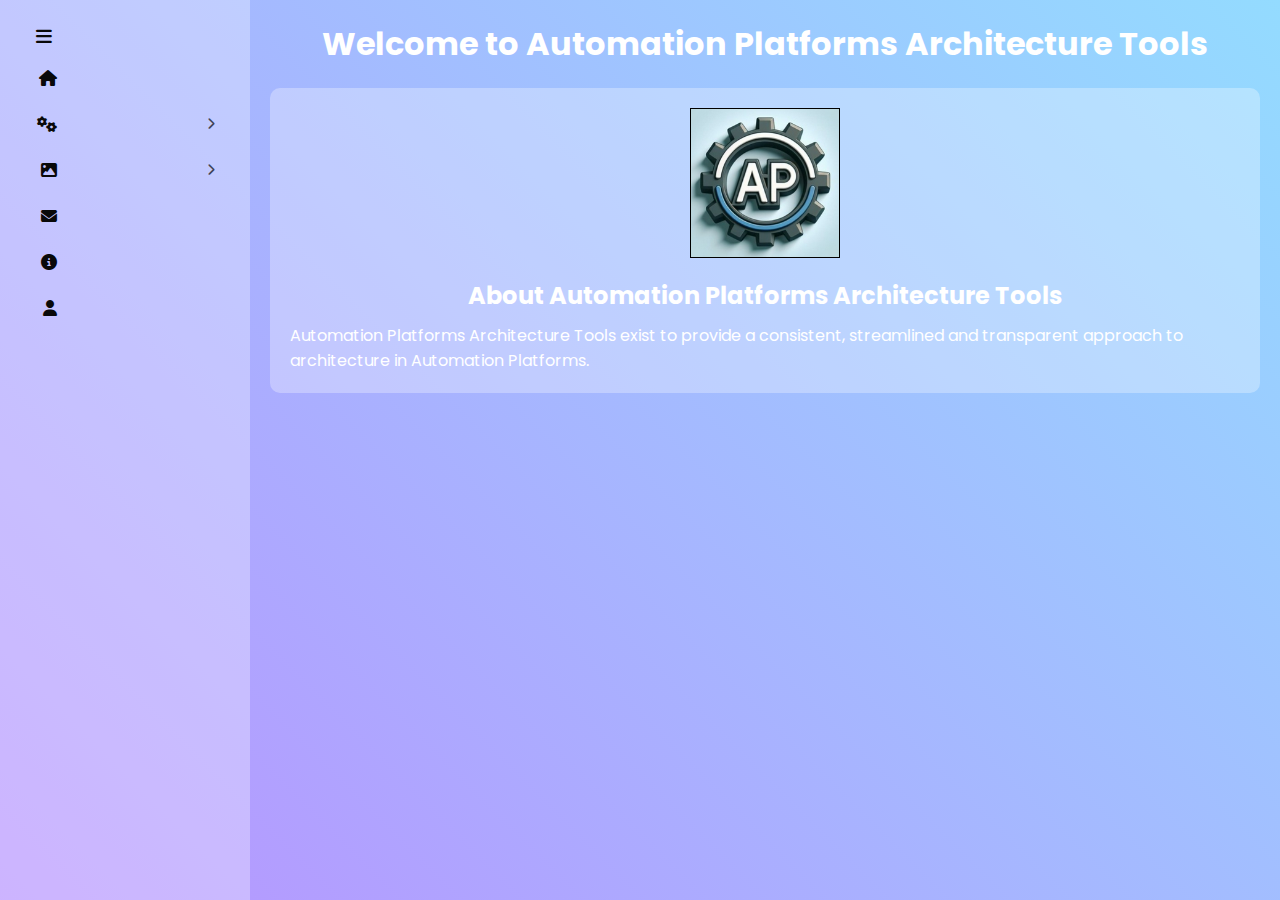
<file: index.html>
<!DOCTYPE html>
<html lang="en">

<head>
    <meta charset="UTF-8">
    <meta name="viewport" content="width=device-width, initial-scale=1.0">
    <title>Automation Platforms Architecture Tools</title>
    <link rel="stylesheet" href="styles.css">
    <link rel="stylesheet" href="https://cdnjs.cloudflare.com/ajax/libs/font-awesome/5.15.2/css/all.min.css">
    <link rel="stylesheet" href="https://cdnjs.cloudflare.com/ajax/libs/font-awesome/6.5.0/css/all.min.css"/>
    <script>
        (function () {
          const sidebar   = document.querySelector('.sidebar');
          const toggles   = sidebar.querySelectorAll('.submenu-toggle');
      
          function closeAll(except) {
            sidebar.querySelectorAll('.has-submenu').forEach(li => {
              if (li !== except) {
                li.classList.remove('open');
                const btn = li.querySelector('.submenu-toggle');
                if (btn) btn.setAttribute('aria-expanded', 'false');
              }
            });
          }
      
          toggles.forEach(btn => {
            const li = btn.closest('.has-submenu');
            const submenu = li.querySelector('.submenu');
      
            // Click / touch toggle
            btn.addEventListener('click', (e) => {
              e.preventDefault();
              const isOpen = li.classList.toggle('open');
              btn.setAttribute('aria-expanded', String(isOpen));
              if (isOpen) {
                closeAll(li);
                // Move focus to first item for keyboard users
                const firstItem = submenu.querySelector('a, button');
                firstItem && firstItem.focus({ preventScroll: true });
              }
            });
      
            // Keyboard: Space/Enter to open, Esc to close
            btn.addEventListener('keydown', (e) => {
              if ((e.key === ' ' || e.key === 'Enter')) {
                e.preventDefault();
                btn.click();
              } else if (e.key === 'ArrowRight') {
                e.preventDefault();
                if (!li.classList.contains('open')) btn.click();
              } else if (e.key === 'Escape') {
                li.classList.remove('open');
                btn.setAttribute('aria-expanded', 'false');
                btn.focus();
              }
            });
      
            // If focus leaves the submenu and the toggle, close it
            submenu.addEventListener('keydown', (e) => {
              if (e.key === 'Escape') {
                li.classList.remove('open');
                btn.setAttribute('aria-expanded', 'false');
                btn.focus();
              }
            });
          });
      
          // Click outside to close
          document.addEventListener('click', (e) => {
            const clickedInside = e.target.closest('.has-submenu');
            if (!clickedInside) closeAll();
          });
      
          // Optional: close on focus leaving the sidebar entirely
          sidebar.addEventListener('focusout', (e) => {
            // if the newly focused element is outside the sidebar
            if (!sidebar.contains(e.relatedTarget)) closeAll();
          });
        })();
      </script>

</head>

<body>
       
<aside class="sidebar">
    <h2><i class="fas fa-bars"></i><span> Menu</span></h2>
    <ul class="menu-root">
      <li>
        <a href="#"><i class="fas fa-home"></i><span> Home</span></a>
      </li>
  
      <!-- Tools with popup submenu -->
      <li class="has-submenu">
        <!-- Use a button for accessibility to control the submenu -->
        <button class="submenu-toggle"
                aria-haspopup="true"
                aria-expanded="false"
                aria-controls="submenu-tools">
          <i class="fas fa-cogs"></i><span> Tools</span>
          <i class="fas fa-chevron-right chevron" aria-hidden="true"></i>
        </button>
  
        <!-- The fly-out submenu -->
        <ul id="submenu-tools" class="submenu" role="menu" aria-label="Tools">
          <li role="none">
            <a role="menuitem" href="./ap_tech-radar-master/docs/index.html"><i class="fas fa-code"></i> Technology Radar (Current)</a>
          </li>
          <li role="none">
            <a role="menuitem" href="./ap_tech-radar-master/docs/index1.html?horizon=1"><i class="fas fa-code"></i> Technology Radar (Horizon 1)</a>
          </li>
          <li role="none">
            <a role="menuitem" href="./ap_tech-radar-master/docs/index2.html?horizon=2"><i class="fas fa-code"></i> Technology Radar (Horizon 2)</a>
          </li>          
          <li role="none">
            <a role="menuitem" href="#"><i class="fas fa-bug"></i> 3 Year Plan</a>
          </li>
          <li role="none">
            <a role="menuitem" href="https://db-catalogue.intranet.db.com/"><i class="fas fa-screwdriver-wrench"></i> Product Catalogue</a>
          </li>
          <li role="none" class="has-submenu nested">
            <!-- nested flyout example (optional) -->
            <button class="submenu-toggle nested"
                    aria-haspopup="true"
                    aria-expanded="false"
                    aria-controls="submenu-tools-adv">
              <i class="fas fa-toolbox"></i> Control-Plane
              <i class="fas fa-chevron-right chevron" aria-hidden="true"></i>
            </button>
            <ul id="submenu-tools-adv" class="submenu nested" role="menu" aria-label="Advanced">
              <li role="none"><a role="menuitem" href="http://lonasdbrund2.uk.db.com:8181/">Open Policy Agent</a></li>
              <li role="none"><a role="menuitem" href="https://play.openpolicyagent.org/">Rego Playground</a></li>
              <li role="none"><a role="menuitem" href="https://dbrun-aap.apps.ukgcpe2.eng.fabric.gcp.db.com/access/users/4/details">Ansible AAP</a></li>
              <li role="none"><a role="menuitem" href="https://tfe.gcp.db.com/app">Terraform</a></li>
              <li role="none"><a role="menuitem" href="https://dbservicenowdev.service-now.com/now/sow/home">dbServiceNow</a></li>
              <li role="none"><a role="menuitem" href="#">Cloudability</a></li>
            </ul>
          </li>
        </ul>
      </li>

      <!-- Tools with popup submenu -->
      <li class="has-submenu">
        <!-- Use a button for accessibility to control the submenu -->
        <button class="submenu-toggle"
                aria-haspopup="true"
                aria-expanded="false"
                aria-controls="submenu-tools">
          <i class="fas fa-image"></i><span> Environments</span>
          <i class="fas fa-chevron-right chevron" aria-hidden="true"></i>
        </button>
  
        <!-- The fly-out submenu -->
        <ul id="submenu-tools" class="submenu" role="menu" aria-label="Environments">
          <li role="none">
            <a role="menuitem" href="https://dbatlas.db.com/jira02/secure/StructureBoard.jspa?s=58415#/"><i class="fas fa-code"></i> AP Delivery (Horizon 1) </a>
          </li>
          <li role="none">
            <a role="menuitem" href="https://dbatlas.db.com/jira02/secure/StructureBoard.jspa?s=50065"><i class="fas fa-code"></i>TDI Delivery (ARCs)</a>
          </li>
          <li role="none">
            <a role="menuitem" href="#"><i class="fas fa-screwdriver-wrench"></i> tbd</a>
          </li>
          <li role="none" class="has-submenu nested">
            <!-- nested flyout example (optional) -->
            <button class="submenu-toggle nested"
                    aria-haspopup="true"
                    aria-expanded="false"
                    aria-controls="submenu-tools-adv">
              <i class="fas fa-toolbox"></i> Advanced
              <i class="fas fa-chevron-right chevron" aria-hidden="true"></i>
            </button>
            <ul id="submenu-tools-adv" class="submenu nested" role="menu" aria-label="Advanced">
              <li role="none"><a role="menuitem" href="#">tbd</a></li>
              <li role="none"><a role="menuitem" href="#">tbd</a></li>
            </ul>
          </li>
        </ul>
      </li>

      <li>
        <a href="mailto://APArchitecture@list.db.com"><i class="fas fa-envelope"></i><span> Contact</span></a>
      </li>
      <!-- Additional Sidebar Items -->
      <li>
        <a href="https://deutschebank.sharepoint.com/sites/AutomationPlatformsArchitecture/"><i class="fas fa-info-circle"></i><span> About Us</span></a>
      </li>
      <li>
        <a href="#"><i class="fas fa-user"></i><span> Profile</span></a>
      </li>
    </ul>
  </aside>
  

    <div class="main-content">
        <div class="header">
            <h1>Welcome to Automation Platforms Architecture Tools</h1>
        </div>
        <div class="content-section">
            <img src="./AP%20Logo.png" alt="Automation Platforms Logo" title="Welcome to Automation Platforms Architecture Tooling" class="gfg-logo" border="1">
            <h2>About Automation Platforms Architecture Tools</h2>
            <p>
                Automation Platforms Architecture Tools exist to provide a consistent, streamlined and transparent approach to architecture in Automation Platforms.              </p>
        </div>
    </div>
</body>
</html>
</file>
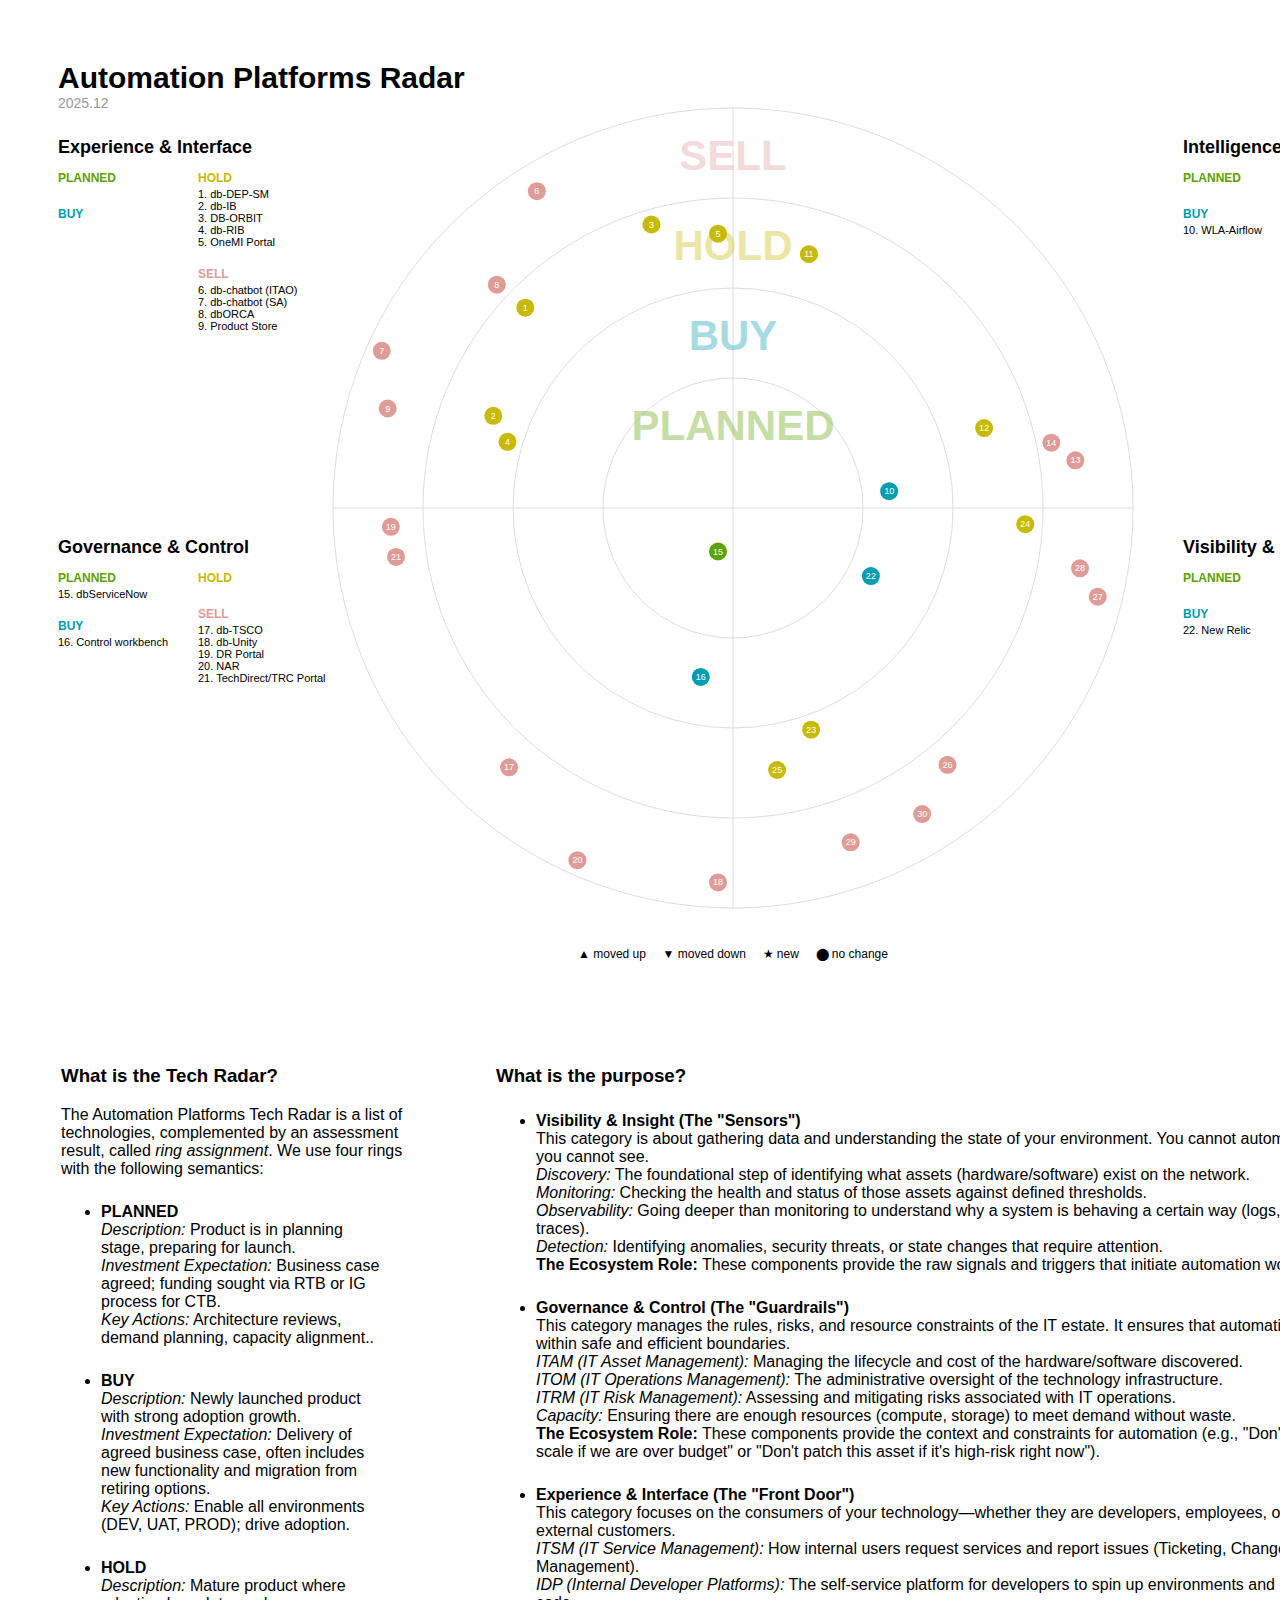
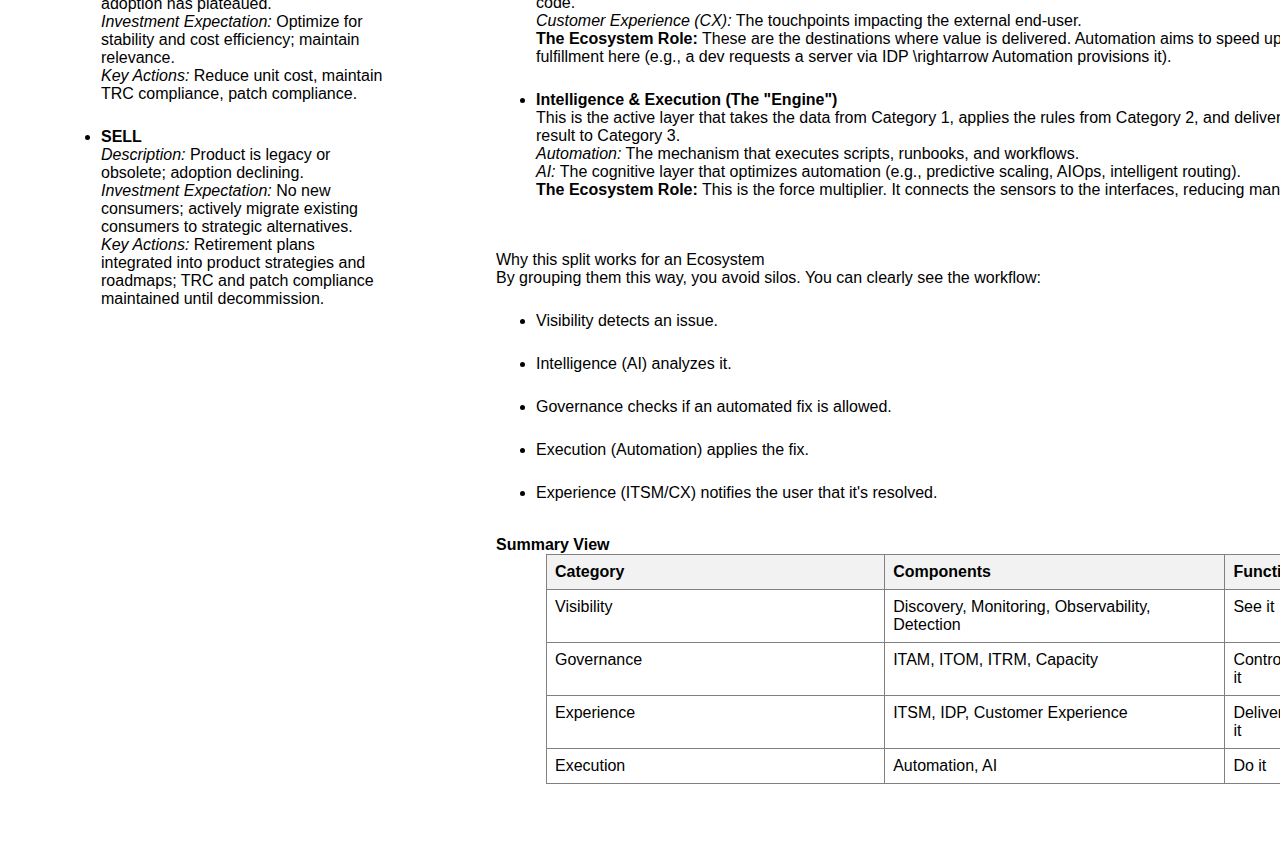
<file: ap_tech-radar-master/docs/index.html>
<!DOCTYPE html>
<html lang="en">

<head>
<meta http-equiv="Content-type" content="text/html; charset=utf-8">
<meta name="description" content="Automation Platforms Tech Radar: a tool to visualize platform lifecycle strategy.">
<meta name="viewport" content="width=device-width, initial-scale=1" />
<title>Zalando Tech Radar</title>
<link rel="shortcut icon" href="./favicon.ico">

<script src="./d3.v7.min.js"></script>
<script src="./radar.js"></script>

<link rel="stylesheet" href="radar.css">
</head>

<body>

<svg id="radar"></svg>

<script>

fetch('./config.json')
  .then((response) => {
    if (!response.ok) throw new Error(`Failed to load config.json: ${response.status}`);
    return response.json();
  })
  .then((data) => {
    // Assuming your config.json already contains the full radar config
    // with keys expected by radar-0.12 (svg_id, width, height, quadrants, rings, entries, etc.)
    radar_visualization(data);
  })
  .catch((err) => {
    console.error(err);
    // Optional: fallback if config fails
    radar_visualization({
      svg_id: 'radar',
      width: 1450,
      height: 1000,
      title: 'Fallback Radar (config.json failed)',
      quadrants: [
        { name: 'Bottom Right' },
        { name: 'Bottom Left'  },
        { name: 'Top Left'     },
        { name: 'Top Right'    },
      ],
      rings: [
        { name: 'INNER',  color: '#5ba300' },
        { name: 'SECOND', color: '#009eb0' },
        { name: 'THIRD',  color: '#c7ba00' },
        { name: 'OUTER',  color: '#e09b96' },
      ],
      entries: [{ label: 'Fallback Entry', quadrant: 3, ring: 2, moved: -1 }]
    });
  });
</script>



<table>
<tr>
<td>

<h3>What is the Tech Radar?</h3>

<p>
The Automation Platforms Tech Radar is a list of technologies, complemented by an assessment result, called <em>ring assignment</em>. We use four rings with the following semantics:
</p>

<ul>
<li><strong>PLANNED</strong>
  <br><i>Description:</i> Product is in planning stage, preparing for launch.
  <br><i>Investment Expectation:</i> Business case agreed; funding sought via RTB or IG process for CTB.
  <br><i>Key Actions:</i> Architecture reviews, demand planning, capacity alignment..</li>
<li><strong>BUY</strong> 
  <br><i>Description:</i> Newly launched product with strong adoption growth.
  <br><i>Investment Expectation:</i> Delivery of agreed business case, often includes new functionality and migration from retiring options.
  <br><i>Key Actions:</i> Enable all environments (DEV, UAT, PROD); drive adoption.</li>
<li><strong>HOLD</strong>
  <br><i>Description:</i> Mature product where adoption has plateaued.
  <br><i>Investment Expectation:</i> Optimize for stability and cost efficiency; maintain relevance.
  <br><i>Key Actions:</i> Reduce unit cost, maintain TRC compliance, patch compliance.
</li>
<li><strong>SELL</strong>
  <br><i>Description:</i> Product is legacy or obsolete; adoption declining.
  <br><i>Investment Expectation:</i> No new consumers; actively migrate existing consumers to strategic alternatives.
  <br><i>Key Actions:</i> Retirement plans integrated into product strategies and roadmaps; TRC and patch compliance maintained until decommission.
</li>
</ul>

</td><td>

<h3>What is the purpose?</h3>

<ul>
<li><strong>Visibility & Insight (The "Sensors")</strong><br>
  This category is about gathering data and understanding the state of your environment. You cannot automate what you cannot see.
  <br><i>Discovery:</i> The foundational step of identifying what assets (hardware/software) exist on the network.
  <br><i>Monitoring:</i> Checking the health and status of those assets against defined thresholds.
  <br><i>Observability:</i> Going deeper than monitoring to understand why a system is behaving a certain way (logs, metrics, traces).
  <br><i>Detection:</i> Identifying anomalies, security threats, or state changes that require attention.
  <br><b>The Ecosystem Role:</b> These components provide the raw signals and triggers that initiate automation workflows.
</li>
<li>
  <strong>Governance & Control (The "Guardrails")</strong><br>
  This category manages the rules, risks, and resource constraints of the IT estate. It ensures that automation acts within safe and efficient boundaries.
  <br><i>ITAM (IT Asset Management):</i> Managing the lifecycle and cost of the hardware/software discovered.
  <br><i>ITOM (IT Operations Management):</i> The administrative oversight of the technology infrastructure.
  <br><i>ITRM (IT Risk Management):</i> Assessing and mitigating risks associated with IT operations.
  <br><i>Capacity:</i> Ensuring there are enough resources (compute, storage) to meet demand without waste.
  <br><b>The Ecosystem Role:</b> These components provide the context and constraints for automation (e.g., "Don't auto-scale if we are over budget" or "Don't patch this asset if it's high-risk right now").
</li> 
<li>
  <strong>Experience & Interface (The "Front Door")</strong><br>
  This category focuses on the consumers of your technology—whether they are developers, employees, or external customers.
  <br><i>ITSM (IT Service Management):</i> How internal users request services and report issues (Ticketing, Change Management).
  <br><i>IDP (Internal Developer Platforms):</i> The self-service platform for developers to spin up environments and deploy code.
  <br><i>Customer Experience (CX):</i> The touchpoints impacting the external end-user.
  <br><b>The Ecosystem Role:</b> These are the destinations where value is delivered. Automation aims to speed up fulfillment here (e.g., a dev requests a server via IDP \rightarrow Automation provisions it).
</li>
<li>
  <strong>Intelligence & Execution (The "Engine")</strong><br>
  This is the active layer that takes the data from Category 1, applies the rules from Category 2, and delivers the result to Category 3.
  <br><i>Automation:</i> The mechanism that executes scripts, runbooks, and workflows.
  <br><i>AI:</i> The cognitive layer that optimizes automation (e.g., predictive scaling, AIOps, intelligent routing).
  <br><b>The Ecosystem Role:</b> This is the force multiplier. It connects the sensors to the interfaces, reducing manual toil.
</li>
</ul>
<br><br>Why this split works for an Ecosystem
<br>By grouping them this way, you avoid silos. You can clearly see the workflow:
 <ul>
  <li>Visibility detects an issue.</li>
  <li>Intelligence (AI) analyzes it.</li>
  <li>Governance checks if an automated fix is allowed.</li>
  <li>Execution (Automation) applies the fix.</li>
  <li>Experience (ITSM/CX) notifies the user that it's resolved.</li>
</ul>
<br>
<b>Summary View</b><br>
<table border="1" cellpadding="8" cellspacing="0" style="border-collapse: collapse; text-align: left; width: 800px;" width="600">
  <thead style="background-color: #f2f2f2;"><tr><th>Category</th><th>Components</th><th>Function</th></tr></thead>
<tr><td>Visibility</td><td>Discovery, Monitoring, Observability, Detection</td><td>See it</td></tr>
<tr><td>Governance</td><td>ITAM, ITOM, ITRM, Capacity</td><td>Control it</td></tr>
<tr><td>Experience</td><td>ITSM, IDP, Customer Experience</td><td>Deliver it</td></tr>
<tr><td>Execution</td><td>Automation, AI</td><td>Do it</td></tr>
</table>
</td>
</tr>
</table>

</body>
</html>
</file>
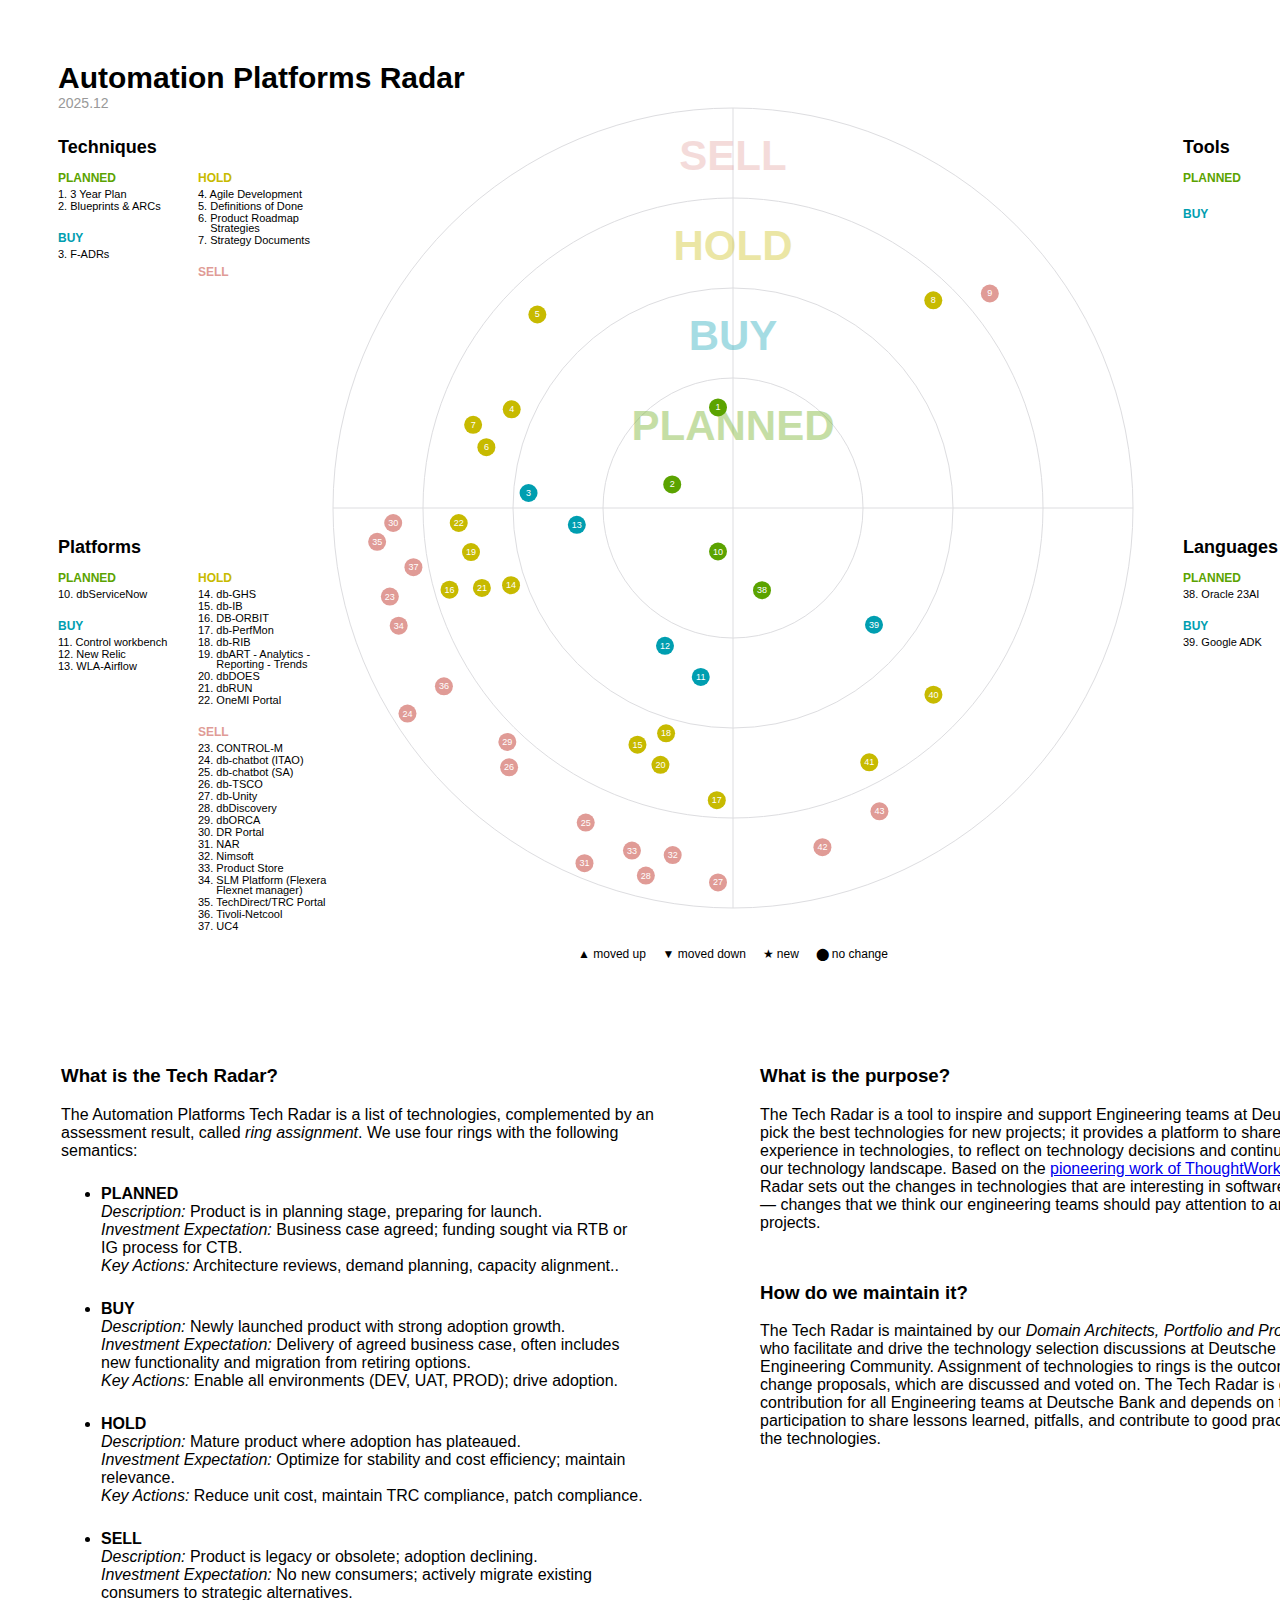
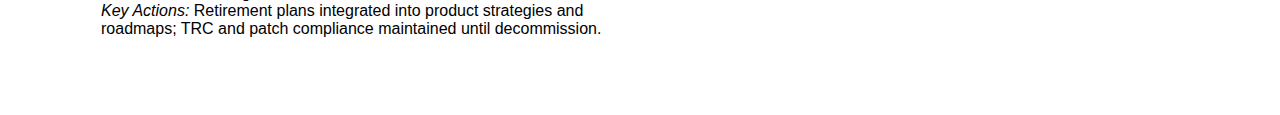
<file: tech-radar-master/docs/index.html>
<!DOCTYPE html>
<html lang="en">

<head>
<meta http-equiv="Content-type" content="text/html; charset=utf-8">
<meta name="description" content="Zalando Tech Radar: a tool to visualize technology choices, inspire and support Engineering teams at Zalando to pick the best technologies for new projects">
<meta name="viewport" content="width=device-width, initial-scale=1" />
<title>Zalando Tech Radar</title>
<link rel="shortcut icon" href="https://www.zalando.de/favicon.ico">

<script src="./d3.v7.min.js"></script>
<script src="./radar.js"></script>

<link rel="stylesheet" href="radar.css">
</head>

<body>

<svg id="radar"></svg>

<script>

fetch('./config.json')
  .then((response) => {
    if (!response.ok) throw new Error(`Failed to load config.json: ${response.status}`);
    return response.json();
  })
  .then((data) => {
    // Assuming your config.json already contains the full radar config
    // with keys expected by radar-0.12 (svg_id, width, height, quadrants, rings, entries, etc.)
    radar_visualization(data);
  })
  .catch((err) => {
    console.error(err);
    // Optional: fallback if config fails
    radar_visualization({
      svg_id: 'radar',
      width: 1450,
      height: 1000,
      title: 'Fallback Radar (config.json failed)',
      quadrants: [
        { name: 'Bottom Right' },
        { name: 'Bottom Left'  },
        { name: 'Top Left'     },
        { name: 'Top Right'    },
      ],
      rings: [
        { name: 'INNER',  color: '#5ba300' },
        { name: 'SECOND', color: '#009eb0' },
        { name: 'THIRD',  color: '#c7ba00' },
        { name: 'OUTER',  color: '#e09b96' },
      ],
      entries: [{ label: 'Fallback Entry', quadrant: 3, ring: 2, moved: -1 }]
    });
  });
</script>



<table>
<tr>
<td>

<h3>What is the Tech Radar?</h3>

<p>
The Automation Platforms Tech Radar is a list of technologies, complemented by an assessment result, called <em>ring assignment</em>. We use four rings with the following semantics:
</p>

<ul>
<li><strong>PLANNED</strong>
  <br><i>Description:</i> Product is in planning stage, preparing for launch.
  <br><i>Investment Expectation:</i> Business case agreed; funding sought via RTB or IG process for CTB.
  <br><i>Key Actions:</i> Architecture reviews, demand planning, capacity alignment..</li>
<li><strong>BUY</strong> 
  <br><i>Description:</i> Newly launched product with strong adoption growth.
  <br><i>Investment Expectation:</i> Delivery of agreed business case, often includes new functionality and migration from retiring options.
  <br><i>Key Actions:</i> Enable all environments (DEV, UAT, PROD); drive adoption.</li>
<li><strong>HOLD</strong>
  <br><i>Description:</i> Mature product where adoption has plateaued.
  <br><i>Investment Expectation:</i> Optimize for stability and cost efficiency; maintain relevance.
  <br><i>Key Actions:</i> Reduce unit cost, maintain TRC compliance, patch compliance.
</li>
<li><strong>SELL</strong>
  <br><i>Description:</i> Product is legacy or obsolete; adoption declining.
  <br><i>Investment Expectation:</i> No new consumers; actively migrate existing consumers to strategic alternatives.
  <br><i>Key Actions:</i> Retirement plans integrated into product strategies and roadmaps; TRC and patch compliance maintained until decommission.
</li>
</ul>

</td><td>

<h3>What is the purpose?</h3>

<p>
The Tech Radar is a tool to inspire and support Engineering teams at Deutsche Bank to pick the best technologies for new projects; it provides a platform to share knowledge and experience in technologies, to reflect on technology decisions and continuously evolve our technology landscape. Based on the <a href="https://www.thoughtworks.com/radar">pioneering work of ThoughtWorks</a>, our Tech Radar sets out the changes in technologies that are interesting in software development &mdash; changes that we think our engineering teams should pay attention to and use in their projects.
</p>

<h3>How do we maintain it?</h3>

<p>
The Tech Radar is maintained by our <em>Domain Architects, Portfolio and Product Owners</em> &mdash; who facilitate and drive the technology selection discussions at Deutsche Bank across the Engineering Community. Assignment of technologies to rings is the outcome of ring change proposals, which are discussed and voted on. The Tech Radar is open for contribution for all Engineering teams at Deutsche Bank and depends on their active participation to share lessons learned, pitfalls, and contribute to good practices on using the technologies.<br/>
</p>

</td></tr>
</table>

</body>
</html>  
</file>
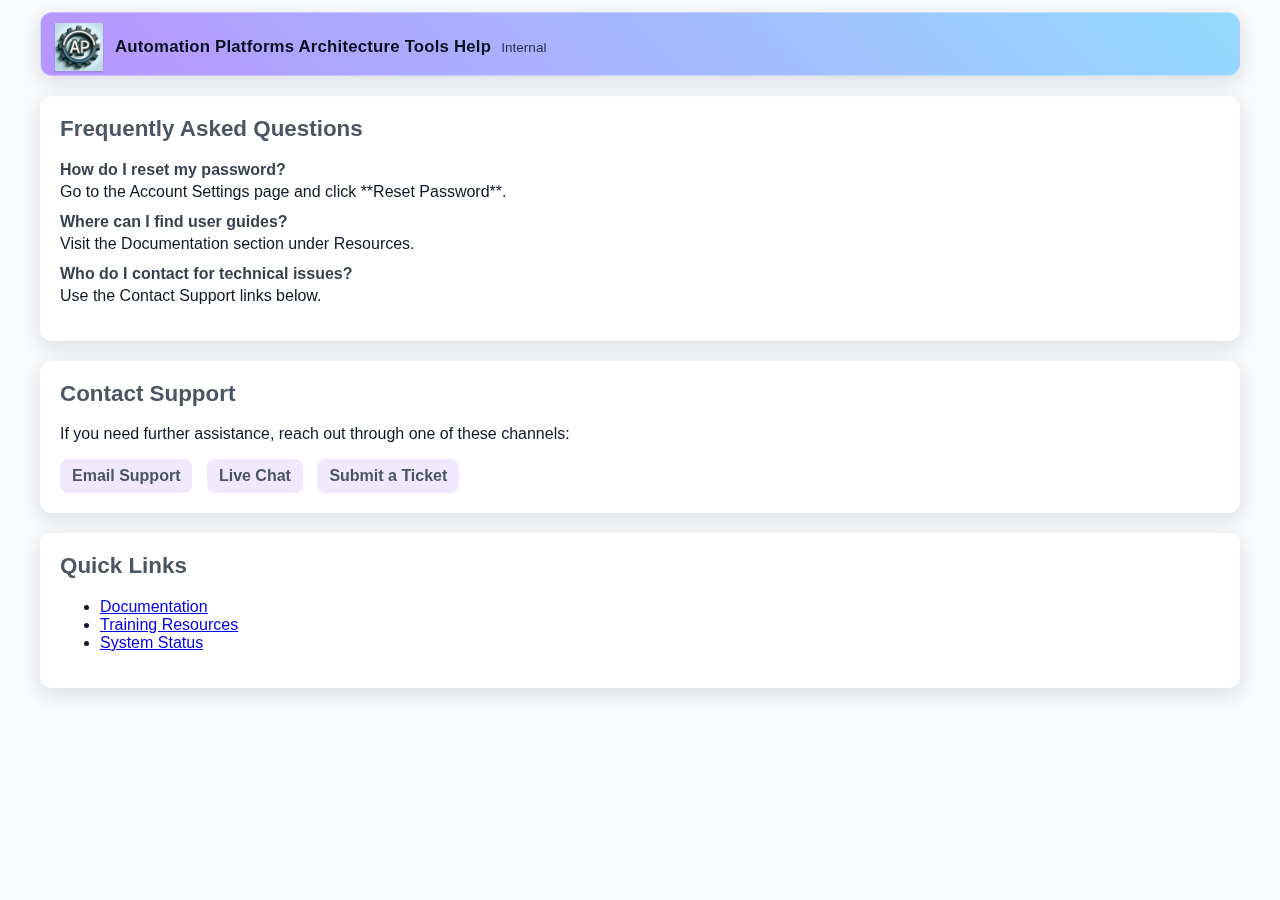
<file: help.html>
<!DOCTYPE html>
<html lang="en">
<head>
  <meta charset="UTF-8" />
  <meta name="viewport" content="width=device-width, initial-scale=1.0" />
  <title>Help & Support</title>
  <link rel="stylesheet" href="header.css">
  <style>
    :root {
      --gradient-bg: linear-gradient(45deg, rgba(153, 102, 255, 0.7), rgba(102, 204, 255, 0.7));
      --text-color: #0f172a;
      --card-bg: #ffffff;
      --radius: 12px;
      --shadow: 0 6px 20px rgba(15, 23, 42, 0.12);
    }

    body {
      margin: 0;
      font-family: "Segoe UI", Arial, sans-serif;
      background: #f8fafc;
      color: var(--text-color);
    }

    header.help-header {
      background: var(--gradient-bg);
      padding: 20px;
      text-align: center;
      border-radius: var(--radius);
      box-shadow: var(--shadow);
      margin: 20px auto;
      width: min(1200px, 94%);
    }

    header.help-header h1 {
      margin: 0;
      font-size: 2rem;
      color: #fff;
      text-shadow: 0 1px 2px rgba(0, 0, 0, 0.2);
    }

    main {
      width: min(1200px, 94%);
      margin: 20px auto;
      display: grid;
      gap: 20px;
    }

    .help-section {
      background: var(--card-bg);
      border-radius: var(--radius);
      box-shadow: var(--shadow);
      padding: 20px;
    }

    .help-section h2 {
      margin-top: 0;
      font-size: 1.4rem;
      color: #4b5563;
    }

    ul.faq-list {
      list-style: none;
      padding: 0;
    }

    ul.faq-list li {
      margin-bottom: 12px;
    }

    ul.faq-list li strong {
      display: block;
      margin-bottom: 4px;
      color: #374151;
    }

    .contact-links a {
      display: inline-block;
      margin-right: 10px;
      padding: 8px 12px;
      background: rgba(153, 102, 255, 0.15);
      color: #4b5563;
      text-decoration: none;
      border-radius: 8px;
      font-weight: 600;
    }

    .contact-links a:hover {
      background: rgba(102, 204, 255, 0.25);
    }
  </style>
</head>
<body>
    <header class="org-header" role="banner">
    <a class="org-logo-link" href="/" aria-label="Go to home">
        <!-- Replace src with your icon path or inline an SVG -->
        <img src="AP Logo.png" alt="Automation Platforms Architecture Tools Home" class="org-logo" />
      </a>
    
      <div class="org-title">
        <span class="org-title__name">Automation Platforms Architecture Tools Help</span>
        <span class="org-title__env">Internal</span>
      </div>
    </header>
  <main>
    <!-- FAQ Section -->
    <section class="help-section">
      <h2>Frequently Asked Questions</h2>
      <ul class="faq-list">
        <li>
          <strong>How do I reset my password?</strong>
          Go to the Account Settings page and click **Reset Password**.
        </li>
        <li>
          <strong>Where can I find user guides?</strong>
          Visit the Documentation section under Resources.
        </li>
        <li>
          <strong>Who do I contact for technical issues?</strong>
          Use the Contact Support links below.
        </li>
      </ul>
    </section>

    <!-- Contact Section -->
    <section class="help-section">
      <h2>Contact Support</h2>
      <p>If you need further assistance, reach out through one of these channels:</p>
      <div class="contact-links">
        <a href="mailto:support@yourorg.com">Email Support</a>
        <a href="/chat-support">Live Chat</a>
        <a href="/ticket">Submit a Ticket</a>
      </div>
    </section>

    <!-- Quick Links -->
    <section class="help-section">
      <h2>Quick Links</h2>
      <ul>
        <li><a href="/docs">Documentation</a></li>
        <li><a href="/training">Training Resources</a></li>
        <li><a href="/status">System Status</a></li>
      </ul>
    </section>
  </main>
</body>
</html>
</file>
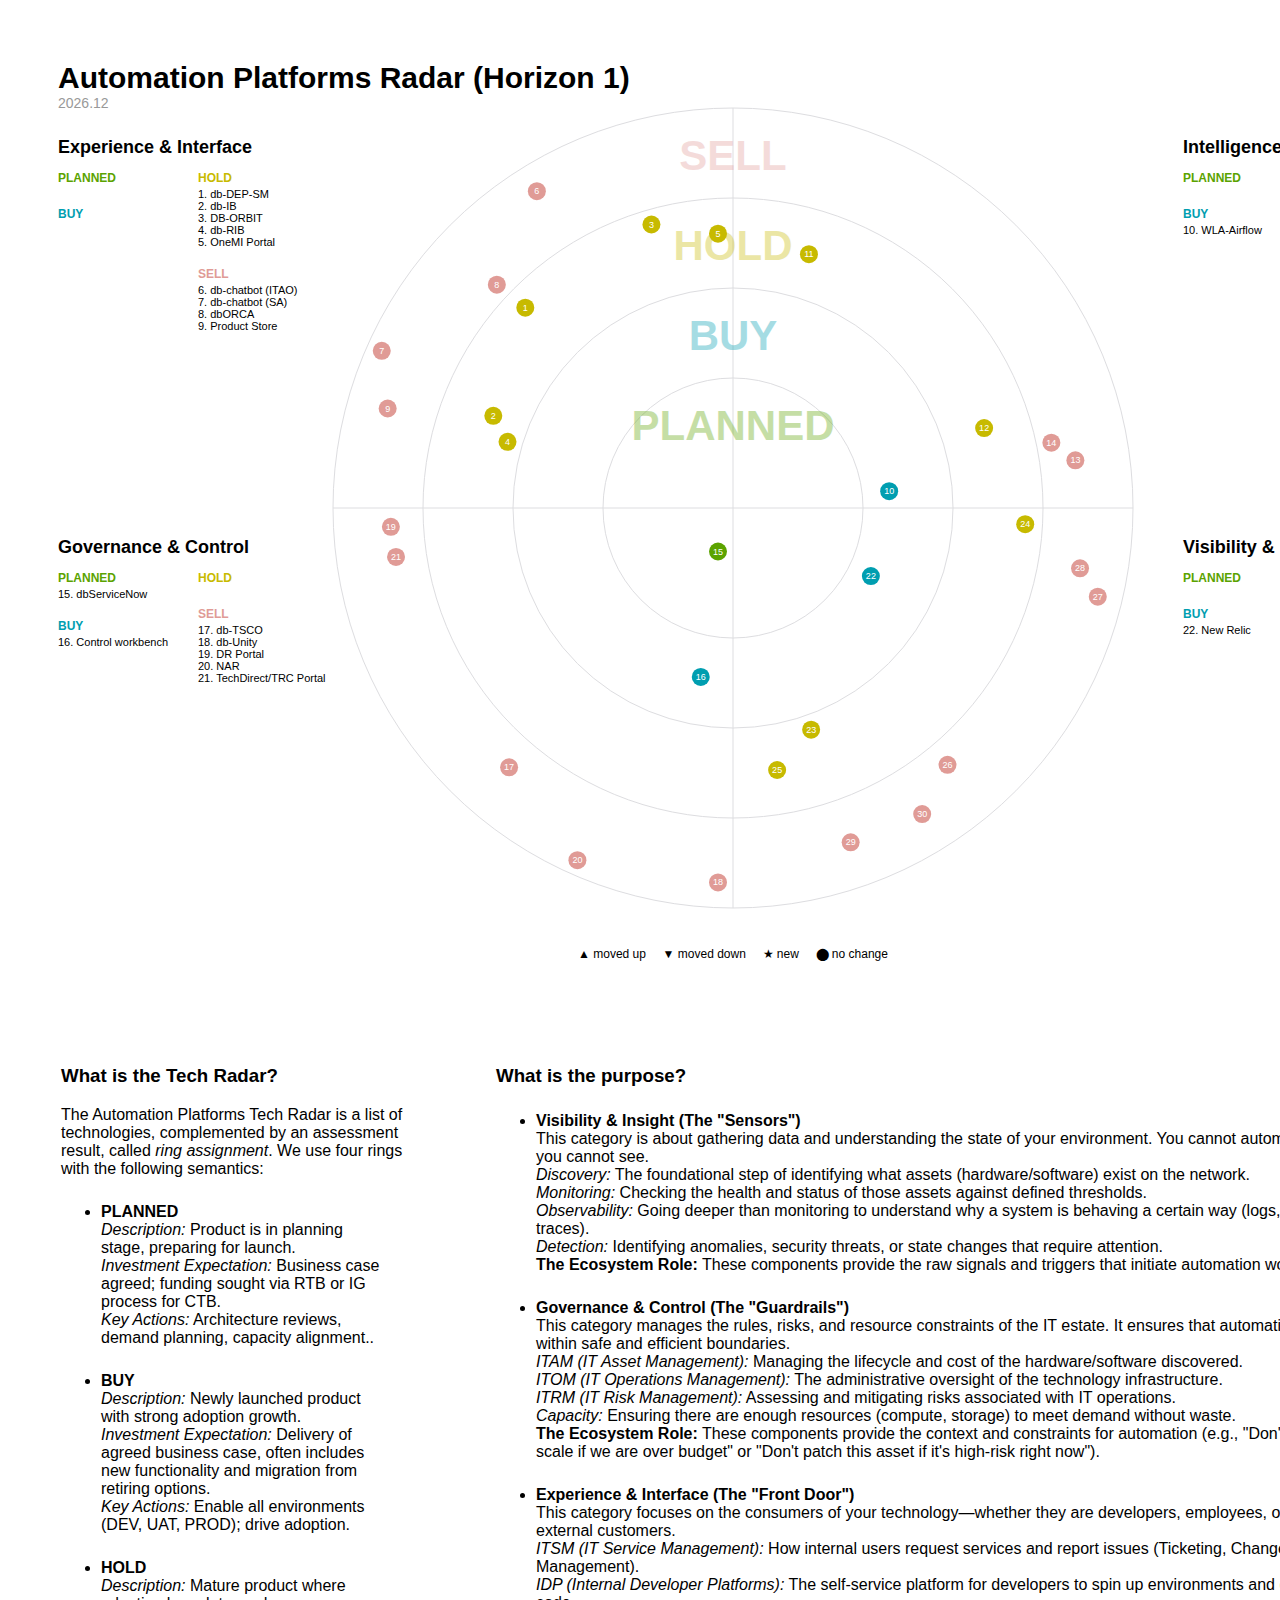
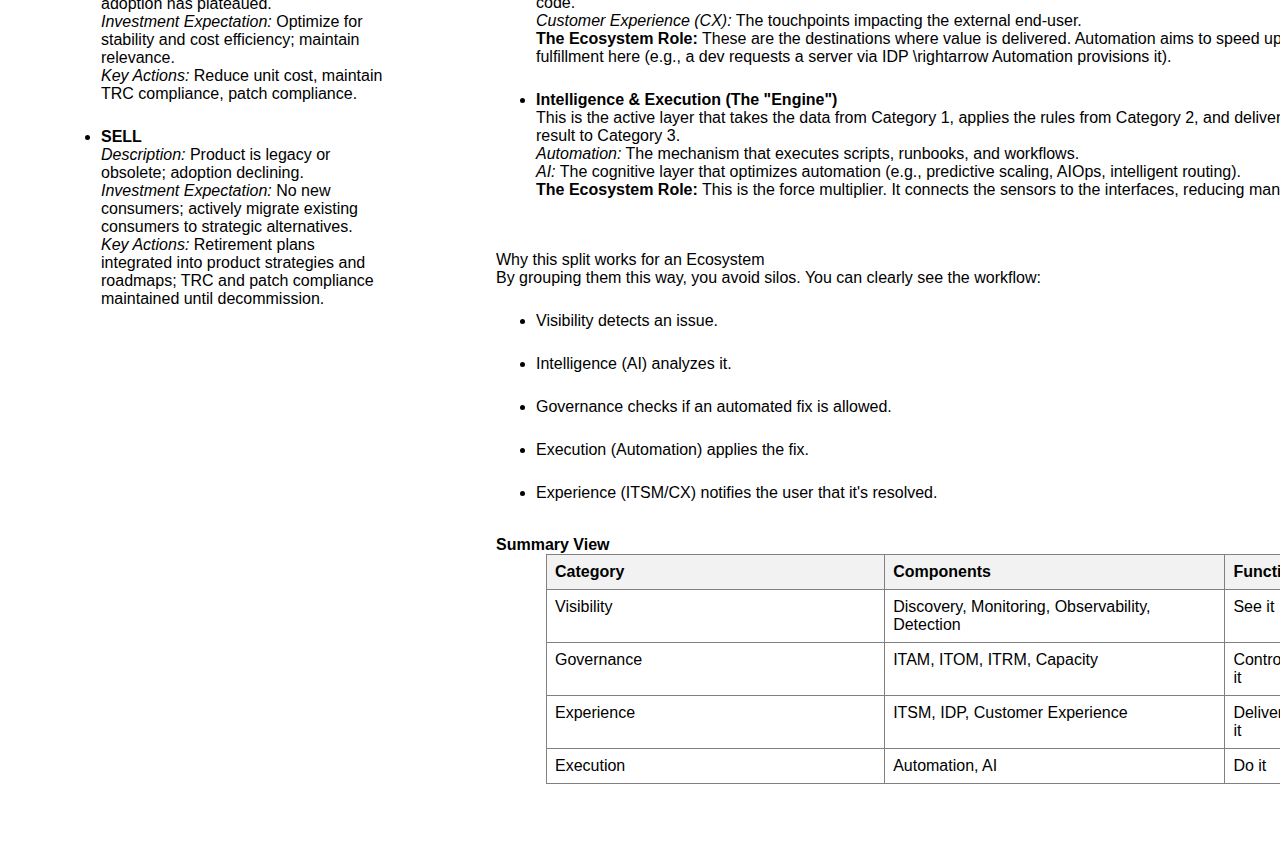
<file: ap_tech-radar-master/docs/index1.html>
<!DOCTYPE html>
<html lang="en">

<head>
<meta http-equiv="Content-type" content="text/html; charset=utf-8">
<meta name="description" content="Automation Platforms Tech Radar: a tool to visualize platform lifecycle strategy.">
<meta name="viewport" content="width=device-width, initial-scale=1" />
<title>Automation Platforms Tech Radar (Horizon 1)</title>
<link rel="shortcut icon" href="./favicon.ico">

<script src="./d3.v7.min.js"></script>
<script src="./radar.js"></script>

<link rel="stylesheet" href="radar.css">
</head>

<body>

<svg id="radar"></svg>

<script>

fetch('./config1.json')
  .then((response) => {
    if (!response.ok) throw new Error(`Failed to load config.json: ${response.status}`);
    return response.json();
  })
  .then((data) => {
    // Assuming your config.json already contains the full radar config
    // with keys expected by radar-0.12 (svg_id, width, height, quadrants, rings, entries, etc.)
    radar_visualization(data);
  })
  .catch((err) => {
    console.error(err);
    // Optional: fallback if config fails
    radar_visualization({
      svg_id: 'radar',
      width: 1450,
      height: 1000,
      title: 'Fallback Radar (config.json failed)',
      quadrants: [
        { name: 'Bottom Right' },
        { name: 'Bottom Left'  },
        { name: 'Top Left'     },
        { name: 'Top Right'    },
      ],
      rings: [
        { name: 'INNER',  color: '#5ba300' },
        { name: 'SECOND', color: '#009eb0' },
        { name: 'THIRD',  color: '#c7ba00' },
        { name: 'OUTER',  color: '#e09b96' },
      ],
      entries: [{ label: 'Fallback Entry', quadrant: 3, ring: 2, moved: -1 }]
    });
  });
</script>



<table>
<tr>
<td>

<h3>What is the Tech Radar?</h3>

<p>
The Automation Platforms Tech Radar is a list of technologies, complemented by an assessment result, called <em>ring assignment</em>. We use four rings with the following semantics:
</p>

<ul>
<li><strong>PLANNED</strong>
  <br><i>Description:</i> Product is in planning stage, preparing for launch.
  <br><i>Investment Expectation:</i> Business case agreed; funding sought via RTB or IG process for CTB.
  <br><i>Key Actions:</i> Architecture reviews, demand planning, capacity alignment..</li>
<li><strong>BUY</strong> 
  <br><i>Description:</i> Newly launched product with strong adoption growth.
  <br><i>Investment Expectation:</i> Delivery of agreed business case, often includes new functionality and migration from retiring options.
  <br><i>Key Actions:</i> Enable all environments (DEV, UAT, PROD); drive adoption.</li>
<li><strong>HOLD</strong>
  <br><i>Description:</i> Mature product where adoption has plateaued.
  <br><i>Investment Expectation:</i> Optimize for stability and cost efficiency; maintain relevance.
  <br><i>Key Actions:</i> Reduce unit cost, maintain TRC compliance, patch compliance.
</li>
<li><strong>SELL</strong>
  <br><i>Description:</i> Product is legacy or obsolete; adoption declining.
  <br><i>Investment Expectation:</i> No new consumers; actively migrate existing consumers to strategic alternatives.
  <br><i>Key Actions:</i> Retirement plans integrated into product strategies and roadmaps; TRC and patch compliance maintained until decommission.
</li>
</ul>

</td><td>

<h3>What is the purpose?</h3>

<ul>
<li><strong>Visibility & Insight (The "Sensors")</strong><br>
  This category is about gathering data and understanding the state of your environment. You cannot automate what you cannot see.
  <br><i>Discovery:</i> The foundational step of identifying what assets (hardware/software) exist on the network.
  <br><i>Monitoring:</i> Checking the health and status of those assets against defined thresholds.
  <br><i>Observability:</i> Going deeper than monitoring to understand why a system is behaving a certain way (logs, metrics, traces).
  <br><i>Detection:</i> Identifying anomalies, security threats, or state changes that require attention.
  <br><b>The Ecosystem Role:</b> These components provide the raw signals and triggers that initiate automation workflows.
</li>
<li>
  <strong>Governance & Control (The "Guardrails")</strong><br>
  This category manages the rules, risks, and resource constraints of the IT estate. It ensures that automation acts within safe and efficient boundaries.
  <br><i>ITAM (IT Asset Management):</i> Managing the lifecycle and cost of the hardware/software discovered.
  <br><i>ITOM (IT Operations Management):</i> The administrative oversight of the technology infrastructure.
  <br><i>ITRM (IT Risk Management):</i> Assessing and mitigating risks associated with IT operations.
  <br><i>Capacity:</i> Ensuring there are enough resources (compute, storage) to meet demand without waste.
  <br><b>The Ecosystem Role:</b> These components provide the context and constraints for automation (e.g., "Don't auto-scale if we are over budget" or "Don't patch this asset if it's high-risk right now").
</li> 
<li>
  <strong>Experience & Interface (The "Front Door")</strong><br>
  This category focuses on the consumers of your technology—whether they are developers, employees, or external customers.
  <br><i>ITSM (IT Service Management):</i> How internal users request services and report issues (Ticketing, Change Management).
  <br><i>IDP (Internal Developer Platforms):</i> The self-service platform for developers to spin up environments and deploy code.
  <br><i>Customer Experience (CX):</i> The touchpoints impacting the external end-user.
  <br><b>The Ecosystem Role:</b> These are the destinations where value is delivered. Automation aims to speed up fulfillment here (e.g., a dev requests a server via IDP \rightarrow Automation provisions it).
</li>
<li>
  <strong>Intelligence & Execution (The "Engine")</strong><br>
  This is the active layer that takes the data from Category 1, applies the rules from Category 2, and delivers the result to Category 3.
  <br><i>Automation:</i> The mechanism that executes scripts, runbooks, and workflows.
  <br><i>AI:</i> The cognitive layer that optimizes automation (e.g., predictive scaling, AIOps, intelligent routing).
  <br><b>The Ecosystem Role:</b> This is the force multiplier. It connects the sensors to the interfaces, reducing manual toil.
</li>
</ul>
<br><br>Why this split works for an Ecosystem
<br>By grouping them this way, you avoid silos. You can clearly see the workflow:
 <ul>
  <li>Visibility detects an issue.</li>
  <li>Intelligence (AI) analyzes it.</li>
  <li>Governance checks if an automated fix is allowed.</li>
  <li>Execution (Automation) applies the fix.</li>
  <li>Experience (ITSM/CX) notifies the user that it's resolved.</li>
</ul>
<br>
<b>Summary View</b><br>
<table border="1" cellpadding="8" cellspacing="0" style="border-collapse: collapse; text-align: left; width: 800px;" width="600">
  <thead style="background-color: #f2f2f2;"><tr><th>Category</th><th>Components</th><th>Function</th></tr></thead>
<tr><td>Visibility</td><td>Discovery, Monitoring, Observability, Detection</td><td>See it</td></tr>
<tr><td>Governance</td><td>ITAM, ITOM, ITRM, Capacity</td><td>Control it</td></tr>
<tr><td>Experience</td><td>ITSM, IDP, Customer Experience</td><td>Deliver it</td></tr>
<tr><td>Execution</td><td>Automation, AI</td><td>Do it</td></tr>
</table>
</td>
</tr>
</table>

</body>
</html>
</file>
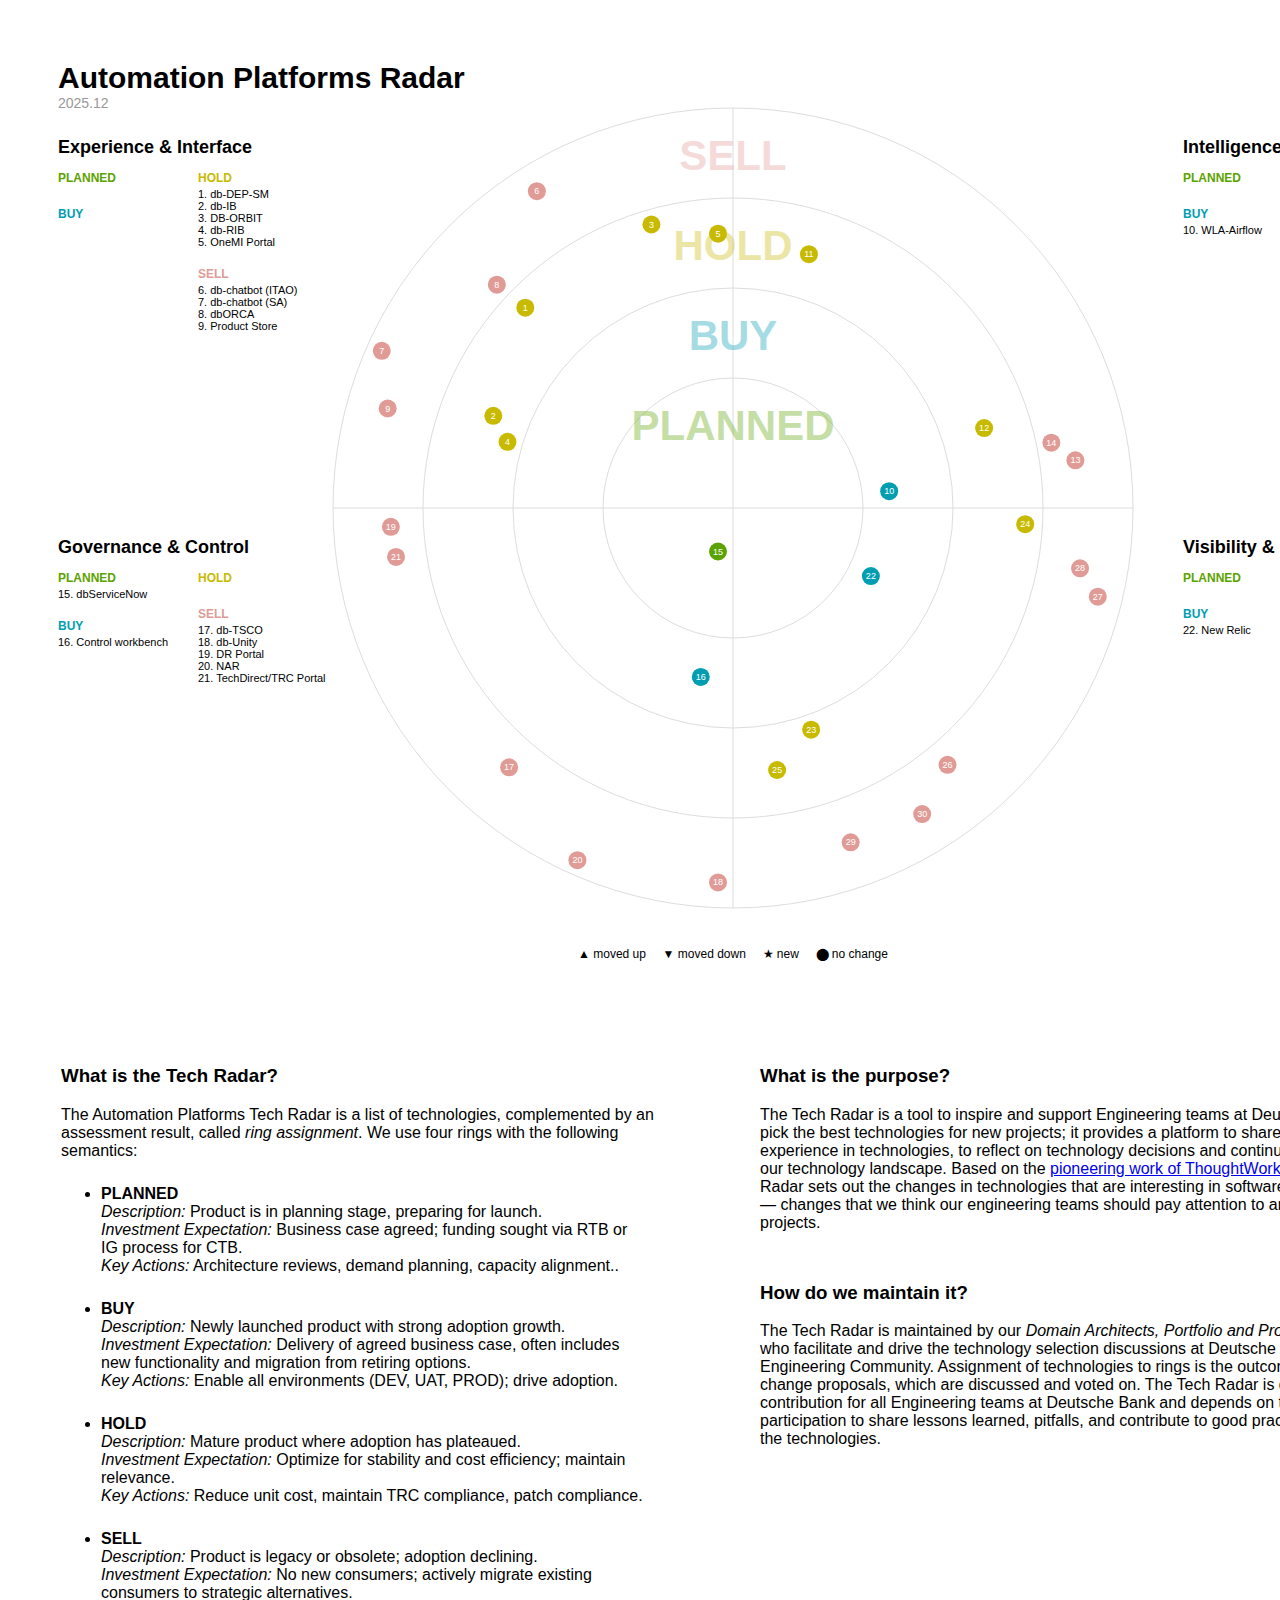
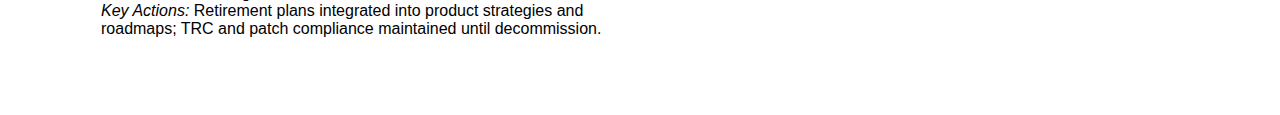
<file: ap_tech-radar-master/docs/indexArch.html>
<!DOCTYPE html>
<html lang="en">

<head>
<meta http-equiv="Content-type" content="text/html; charset=utf-8">
<meta name="description" content="Zalando Tech Radar: a tool to visualize technology choices, inspire and support Engineering teams at Zalando to pick the best technologies for new projects">
<meta name="viewport" content="width=device-width, initial-scale=1" />
<title>Zalando Tech Radar</title>
<link rel="shortcut icon" href="https://www.zalando.de/favicon.ico">

<script src="./d3.v7.min.js"></script>
<script src="./radar.js"></script>

<link rel="stylesheet" href="radar.css">
</head>

<body>

<svg id="radar"></svg>

<script>

fetch('./config.json')
  .then((response) => {
    if (!response.ok) throw new Error(`Failed to load config.json: ${response.status}`);
    return response.json();
  })
  .then((data) => {
    // Assuming your config.json already contains the full radar config
    // with keys expected by radar-0.12 (svg_id, width, height, quadrants, rings, entries, etc.)
    radar_visualization(data);
  })
  .catch((err) => {
    console.error(err);
    // Optional: fallback if config fails
    radar_visualization({
      svg_id: 'radar',
      width: 1450,
      height: 1000,
      title: 'Fallback Radar (config.json failed)',
      quadrants: [
        { name: 'Bottom Right' },
        { name: 'Bottom Left'  },
        { name: 'Top Left'     },
        { name: 'Top Right'    },
      ],
      rings: [
        { name: 'INNER',  color: '#5ba300' },
        { name: 'SECOND', color: '#009eb0' },
        { name: 'THIRD',  color: '#c7ba00' },
        { name: 'OUTER',  color: '#e09b96' },
      ],
      entries: [{ label: 'Fallback Entry', quadrant: 3, ring: 2, moved: -1 }]
    });
  });
</script>



<table>
<tr>
<td>

<h3>What is the Tech Radar?</h3>

<p>
The Automation Platforms Tech Radar is a list of technologies, complemented by an assessment result, called <em>ring assignment</em>. We use four rings with the following semantics:
</p>

<ul>
<li><strong>PLANNED</strong>
  <br><i>Description:</i> Product is in planning stage, preparing for launch.
  <br><i>Investment Expectation:</i> Business case agreed; funding sought via RTB or IG process for CTB.
  <br><i>Key Actions:</i> Architecture reviews, demand planning, capacity alignment..</li>
<li><strong>BUY</strong> 
  <br><i>Description:</i> Newly launched product with strong adoption growth.
  <br><i>Investment Expectation:</i> Delivery of agreed business case, often includes new functionality and migration from retiring options.
  <br><i>Key Actions:</i> Enable all environments (DEV, UAT, PROD); drive adoption.</li>
<li><strong>HOLD</strong>
  <br><i>Description:</i> Mature product where adoption has plateaued.
  <br><i>Investment Expectation:</i> Optimize for stability and cost efficiency; maintain relevance.
  <br><i>Key Actions:</i> Reduce unit cost, maintain TRC compliance, patch compliance.
</li>
<li><strong>SELL</strong>
  <br><i>Description:</i> Product is legacy or obsolete; adoption declining.
  <br><i>Investment Expectation:</i> No new consumers; actively migrate existing consumers to strategic alternatives.
  <br><i>Key Actions:</i> Retirement plans integrated into product strategies and roadmaps; TRC and patch compliance maintained until decommission.
</li>
</ul>

</td><td>

<h3>What is the purpose?</h3>

<p>
The Tech Radar is a tool to inspire and support Engineering teams at Deutsche Bank to pick the best technologies for new projects; it provides a platform to share knowledge and experience in technologies, to reflect on technology decisions and continuously evolve our technology landscape. Based on the <a href="https://www.thoughtworks.com/radar">pioneering work of ThoughtWorks</a>, our Tech Radar sets out the changes in technologies that are interesting in software development &mdash; changes that we think our engineering teams should pay attention to and use in their projects.
</p>

<h3>How do we maintain it?</h3>

<p>
The Tech Radar is maintained by our <em>Domain Architects, Portfolio and Product Owners</em> &mdash; who facilitate and drive the technology selection discussions at Deutsche Bank across the Engineering Community. Assignment of technologies to rings is the outcome of ring change proposals, which are discussed and voted on. The Tech Radar is open for contribution for all Engineering teams at Deutsche Bank and depends on their active participation to share lessons learned, pitfalls, and contribute to good practices on using the technologies.<br/>
</p>

</td></tr>
</table>

</body>
</html>
</file>
<file: styles.css>
/* style.css*/

@import url("https://fonts.googleapis.com/css2?family=Poppins:wght@400;500;600;700&display=swap");

* {
    margin: 0;
    padding: 0;
    box-sizing: border-box;
}

body {
    font-family: 'Poppins', sans-serif;
    display: flex;
    min-height: 100vh;
    background: 
    linear-gradient(45deg, rgba(153, 102, 255, 0.7), rgba(102, 204, 255, 0.7));
    /* Background gradient with transparency */
    color: #fff;
    /* Main text color */
}

.sidebar {
    width: 70px;
    /* Initial width only for icons */
    background: rgba(255, 255, 255, 0.3);
    /* Light background with transparency */
    padding: 20px;
    transition: width 0.3s ease;
    color: #090909;
    font-family: system-ui, -apple-system, Segoe UI, Roboto, Arial, sans-serif;
    position: relative;
}

.sidebar:hover {
    width: 250px;
    /* Expanded width on hover */
}

.sidebar h2 {
    color: #090909;
    /* Black text color */
    margin-bottom: 20px;
    display: flex;
    align-items: center;
    font-size: 18px; 
    font-weight: 600;
    padding: 8px 16px; 
    margin: 0 0 6px;

}

.sidebar h2 span {
    display: none;
    /* Initially hide text */
}

.sidebar h2:hover span {
    display: inline;
    /* Display text on hover */
}

.sidebar ul {
    list-style: none;
    padding: 0;
}

.sidebar ul li {
    margin-bottom: 10px;
}

.sidebar ul li a {
    text-decoration: none;
    color: #121010;
    /* Black text color */
    display: flex;
    align-items: center;
}

.sidebar ul li a:hover {
    color: #0f0f0f;
    /* Darker black text color on hover */
}

.sidebar ul li a i {
    margin-right: 10px;
}

.sidebar ul li a span {
    display: none;
    /* Initially hide text */
}

.sidebar ul li a:hover span {
    display: inline;
    /* Display text on hover */
}

.main-content {
    flex: 1;
    padding: 20px;
}

.header h1 {
    font-size: 2rem;
    text-align: center;
    color: #fff;
    /* White header text color */
}

.content-section {
    background: rgba(255, 255, 255, 0.3);
    /* Solid background with transparency */
    border-radius: 10px;
    margin-top: 20px;
    padding: 20px;
    display: flex;
    flex-direction: column;
    align-items: center;
    /* Center align content */
}

.gfg-logo {
    height: 150px;
    width: 150px;
    margin-bottom: 20px;
    border:1px solid black;
}

.content-section h2 {
    color: #fff;
    /* White section title color */
    margin-bottom: 10px;
}

.content-section p {
    color: #fff;
    /* White paragraph text color */
}


.sidebar .menu-root,
.sidebar .submenu {
  list-style: none; margin: 0; padding: 0;
}
.sidebar .menu-root > li > a,
.sidebar .submenu-toggle {
    margin-left: auto;
    justify-content: space-between;
    text-decoration: none;
    border-radius: 6px;
    font-family: inherit;       /* same font as sidebar */
    font-size: inherit;         /* same size */
    font-weight: inherit;       /* same weight */
    color: inherit;             /* same text color */
    background: transparent;    /* remove button background */
    border: 0;               /* remove button border */
    display: flex;              /* keep icon + text aligned */
    align-items: right;
    gap: 10px;                  /* same spacing as links */
    width: 100%;                /* full width like <a> */
    padding: 10px 16px;         /* same padding as links */
    cursor: pointer;            /* Keep icon and text spacing consistent */
    text-align: right;
    flex: 1;
  }
  
.sidebar .menu-root > li > a:hover,
.sidebar .submenu-toggle:hover,
.sidebar .submenu a:hover {
  background: rgba(255,255,255,0.08);
}

.sidebar .submenu-toggle span {
    display: none;
}

.sidebar .has-submenu:hover .submenu-toggle span {
    display: inline;
    text-align: right;
    align-items: right;
    border: 1; 
}
  
/* icon + label alignment */
.sidebar a i:first-child,
.sidebar .submenu-toggle i:first-child {
  width: 22px; text-align: right;
}
.sidebar .chevron {
  margin-left: auto; opacity: .7; font-size: 12px;
}
/* --- popup submenu --- */
.submenu {
  position: absolute;              /* pop out */
  left: 100%;                      /* to the right of parent li */
  top: 0;                          /* aligned with parent toggle */
  min-width: 220px;
  background: rgba(255, 255, 255, 0.3);             /* slightly darker panel */
  border: 1px solid rgba(255,255,255,0.08);
  border-radius: 8px;
  padding: 6px;
  box-shadow: 0 8px 20px rgba(0,0,0,0.45);
  display: none;                   /* hidden by default */
  z-index: 1000;
}
.has-submenu { position: relative; }        /* anchor for absolute submenu */

.submenu li > a {
  display: flex; align-items: center; gap: 10px;
  padding: 8px 10px; color: #e5e7eb; text-decoration: none;
  border-radius: 6px;
}

/* show when .open is set by JS or when hovered (desktop) */
.has-submenu.open > .submenu,
.has-submenu:hover > .submenu {
  display: block;
}

/* nested flyout (optional) – offset to the right of first submenu */
.submenu.nested {
  left: calc(100% + 6px);
  top: 0;
}

/* small screens: make submenu overlay nicely and not overflow off-screen */
@media (max-width: 800px) {
  .submenu { left: 10px; right: 10px; top: auto; position: fixed; margin-top: 8px; }
  .has-submenu:hover > .submenu { display: none; } /* rely on click/touch on mobile */
}

/* focus styles for keyboard users */
.submenu-toggle:focus,
.submenu a:focus,
.submenu-toggle.nested:focus {
  outline: 2px solid #22d3ee; /* cyan */
  outline-offset: 2px;
}

/* Apply consistent styling to all top-level menu items (a and button) */
.sidebar .menu-root > li > a,
.sidebar .menu-root > .has-submenu > .submenu-toggle {
    display: flex; /* Use flexbox for powerful alignment */
    align-items: center; /* Vertically center icon, text, and chevron */
    width: 100%; /* Make them fill the entire width of their parent list item */
    padding: 10px 15px; /* Adjust padding to match your desired look */
    text-align: left; /* Ensure text starts from the left */
    box-sizing: border-box; /* Include padding in the width */
    
    /* Reset button specific styles */
    background: none;
    border: none;
    color: inherit; /* Inherit text color from the sidebar */
    font-size: inherit; /* Inherit font size from the sidebar */
    cursor: pointer; /* Indicate it's clickable */
}

/* Ensure the icon has consistent spacing from the text */
.sidebar .menu-root > li > a i.fas,
.sidebar .menu-root > .has-submenu > .submenu-toggle i.fas:first-child {
    margin-right: 10px;
}

/* For the "Tools" button's text, make it take up available space */
.sidebar .menu-root > .has-submenu > .submenu-toggle span {
    flex-grow: 1; /* Pushes the subsequent elements (like the chevron) to the right */
}

/* For the chevron icon within the "Tools" button, push it to the far right */
.sidebar .menu-root > .has-submenu > .submenu-toggle .chevron {
    margin-left: auto; /* This is the key to pushing it to the right */
    transition: transform 0.3s ease; /* Keep the rotation animation */
}

/* Optional: Add hover/focus styles for consistency */
.sidebar .menu-root > li > a:hover,
.sidebar .menu-root > li > a:focus,
.sidebar .menu-root > .has-submenu > .submenu-toggle:hover,
.sidebar .menu-root > .has-submenu > .submenu-toggle:focus {
    color: #0056b3; /* Example hover text color */
}

/* Rotate the chevron when the submenu is open */
.sidebar .menu-root > .has-submenu.open > .submenu-toggle .chevron {
    transform: rotate(90deg);
}
</file>
<file: ap_tech-radar-master/docs/radar.css>
body {
  font-family: 'Source Sans Pro', arial, helvetica, sans-serif;
  padding-bottom: 50px;
}
h3 {
  margin-top: 50px;
}
li {
  margin: 25px 50px 0 0;
}
table {
  width: 1400px;
  margin: 0 50px 0 50px;
}
td {
  width: 50%;
  vertical-align: top;
  padding-right: 60px;
}
.hover-underline {
  text-decoration: none;
}
.hover-underline:hover {
  text-decoration: underline;
}
</file>
<file: tech-radar-master/docs/radar.css>
body {
  font-family: 'Source Sans Pro', arial, helvetica, sans-serif;
  padding-bottom: 50px;
}
h3 {
  margin-top: 50px;
}
li {
  margin: 25px 50px 0 0;
}
table {
  width: 1400px;
  margin: 0 50px 0 50px;
}
td {
  width: 50%;
  vertical-align: top;
  padding-right: 60px;
}
.hover-underline {
  text-decoration: none;
}
.hover-underline:hover {
  text-decoration: underline;
}
</file>
<file: header.css>
/* === Reusable header styles === */
:root {
    --org-header-radius: 12px;
    --org-header-padding: 10px 14px;
    --org-header-height: 64px;
    --org-gradient: linear-gradient(
      45deg,
      rgba(153, 102, 255, 0.7),
      rgba(102, 204, 255, 0.7)
    );
    --org-text: #0f172a;          /* slate-900 */
    --org-text-contrast: #0b1020; /* slightly darker for contrast */
    --org-bg: #ffffff;
    --org-shadow: 0 6px 20px rgba(15, 23, 42, 0.12);
    --org-ring: 0 0 0 3px rgba(255, 255, 255, 0.5);
  }
  
  /* Optional dark mode */
  @media (prefers-color-scheme: dark) {
    :root {
      --org-text: #e6edf3;
      --org-text-contrast: #f2f5f8;
      --org-bg: #0b1020;
      --org-shadow: 0 6px 20px rgba(0, 0, 0, 0.4);
    }
  }
  
  .org-header {
    box-sizing: border-box;
    position: relative;
    display: grid;
    grid-template-columns: auto 1fr auto;
    align-items: center;
    gap: 12px;
  
    height: var(--org-header-height);
    padding: var(--org-header-padding);
  
    /* Gradient background with subtle glass effect */
    background: var(--org-gradient), var(--org-bg);
    backdrop-filter: saturate(120%) blur(2px);
  
    /* Curved corners + shadow */
    border-radius: var(--org-header-radius);
    box-shadow: var(--org-shadow);
  
    /* Constrain width on wide screens while keeping full-width on small */
    margin: 12px auto;
    width: min(1200px, 94%);
    border: 1px solid rgba(255, 255, 255, 0.35);
  }
  
  /* Make it sticky (optional). Remove if not desired. */
  .org-header {
    position: sticky;
    top: 10px;
    z-index: 1000;
  }
  
  /* Logo */
  .org-logo-link {
    display: inline-flex;
    align-items: center;
    justify-content: center;
    width: calc(var(--org-header-height) - 16px);
    height: calc(var(--org-header-height) - 16px);
    border-radius: 10px;
    text-decoration: none;
    outline: none;
  }
  .org-logo-link:focus-visible {
    box-shadow: var(--org-ring);
  }
  .org-logo {
    width: 100%;
    height: 100%;
    object-fit: contain;
    filter: drop-shadow(0 1px 1px rgba(0, 0, 0, 0.15));
  }
  
  /* Title block */
  .org-title {
    min-width: 0;
    display: flex;
    align-items: baseline;
    gap: 10px;
    color: var(--org-text);
    line-height: 1.1;
  }
  .org-title__name {
    font-weight: 700;
    font-size: 1.05rem;
    letter-spacing: 0.2px;
    color: var(--org-text-contrast);
    white-space: nowrap;
    overflow: hidden;
    text-overflow: ellipsis;
  }
  .org-title__env {
    font-weight: 500;
    font-size: 0.85rem;
    opacity: 0.85;
  }
  
  /* Right-side actions */
  .org-actions {
    display: inline-flex;
    align-items: center;
    gap: 8px;
  }
  .org-action {
    --btn-bg: rgba(255, 255, 255, 0.8);
    --btn-fg: #0f172a;
    padding: 8px 12px;
    border-radius: 8px;
    color: var(--btn-fg);
    background: var(--btn-bg);
    text-decoration: none;
    font-weight: 600;
    font-size: 0.9rem;
    border: 1px solid rgba(15, 23, 42, 0.1);
  }
  .org-action:hover {
    background: rgba(255, 255, 255, 0.95);
  }
  
  /* Responsive tweaks */
  @media (max-width: 640px) {
    :root {
      --org-header-height: 56px;
    }
    .org-title__env {
      display: none; /* hide secondary label on very small screens */
    }
  }
</file>
